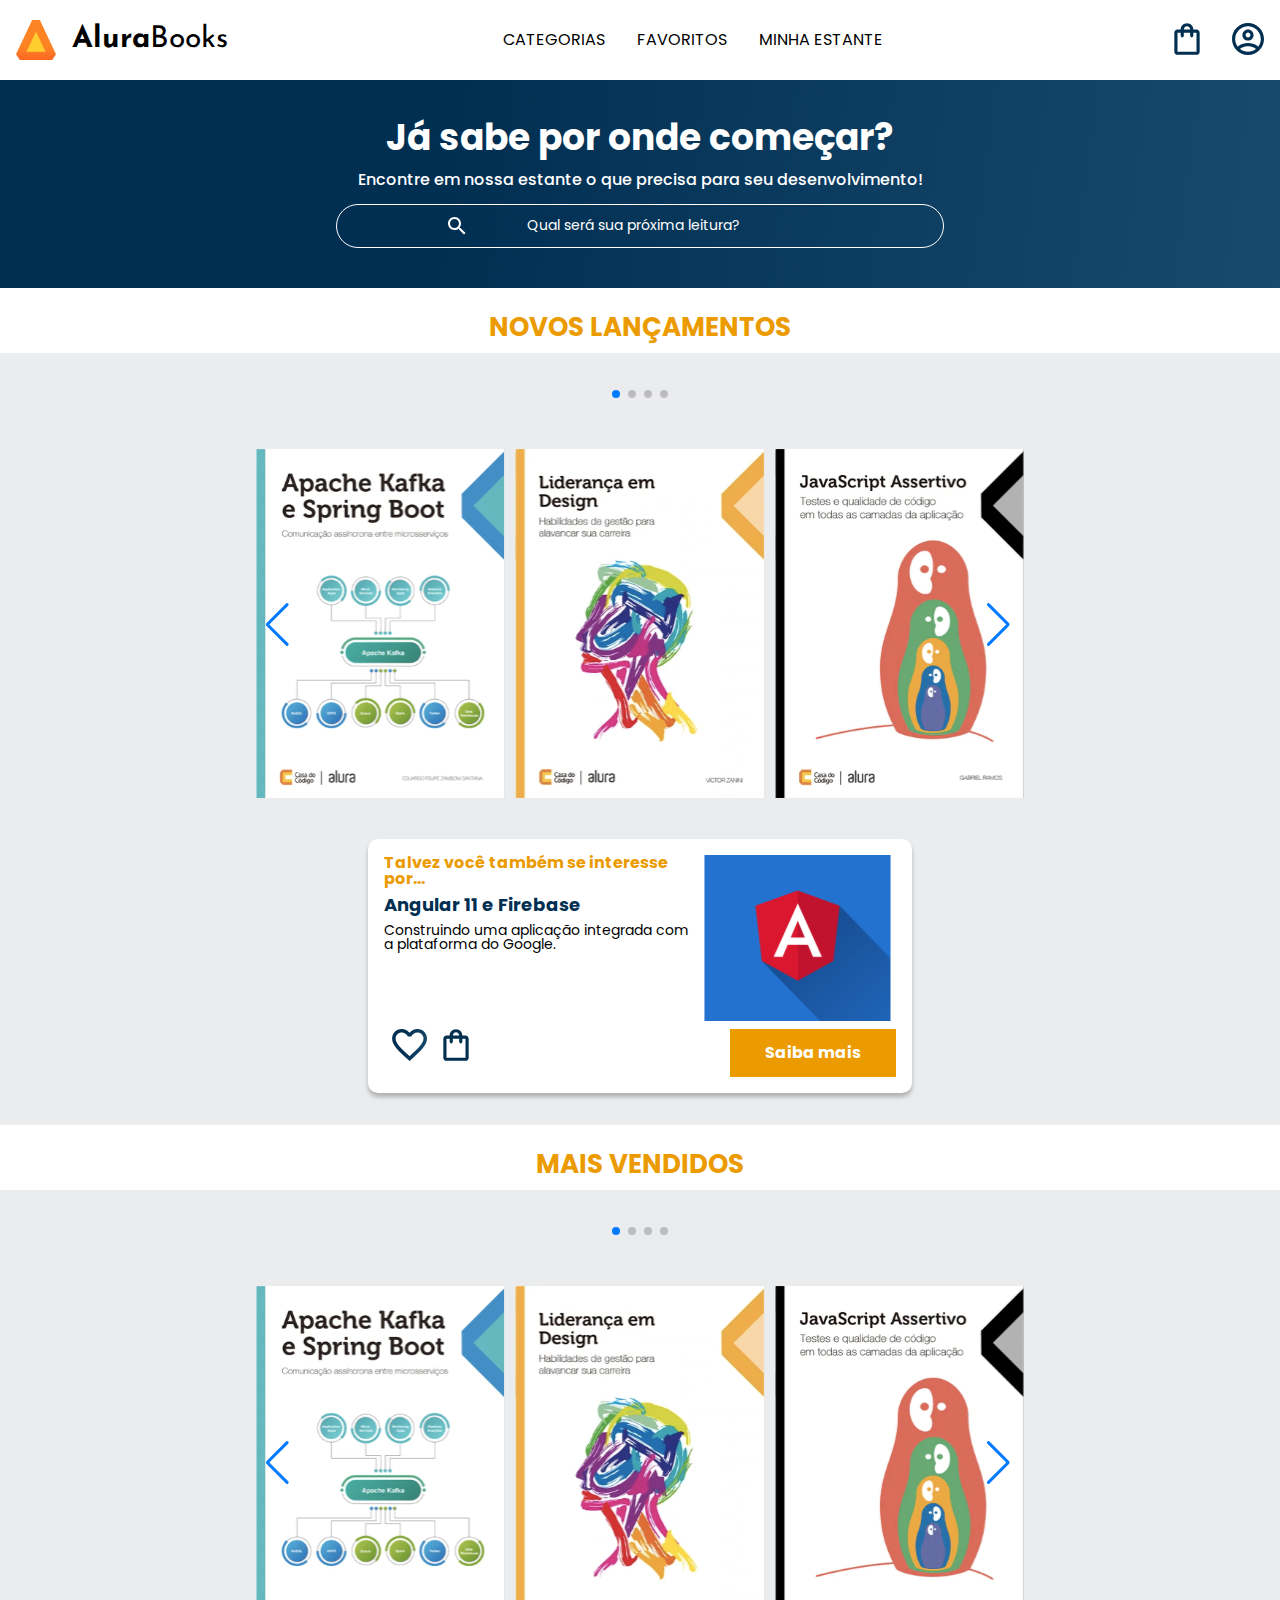
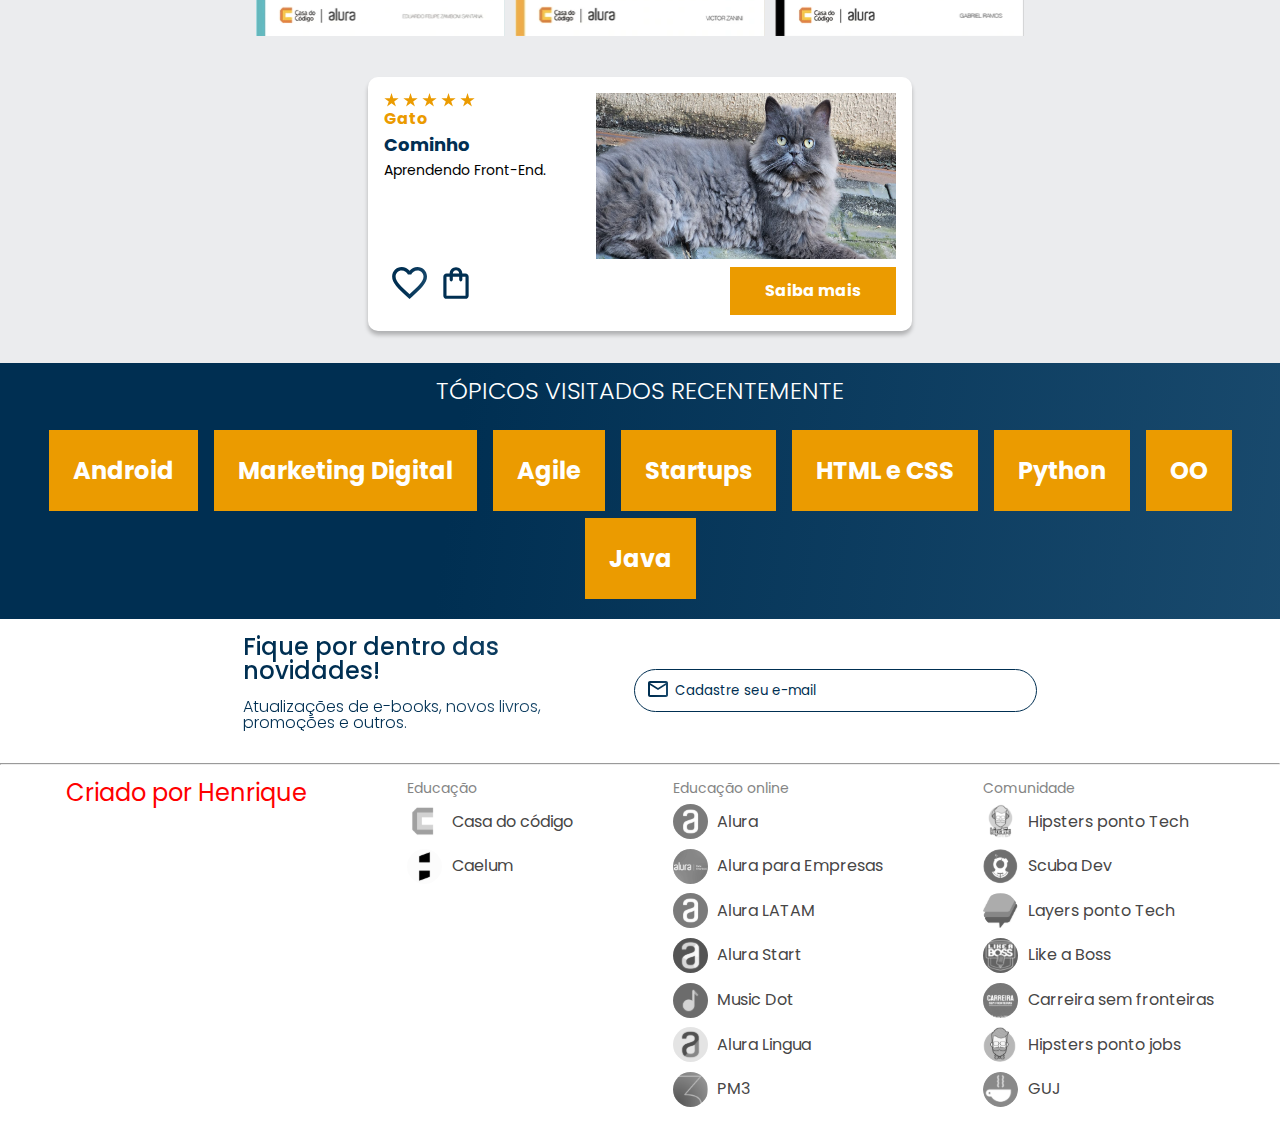
<file: index.html>
<!DOCTYPE html>
<html>

<head>
    <meta charset="UTF-8">
    <meta name="viewport" content="width=device-width, initial-scale=1.0">
    <meta name="author" content="Henrique S.C.">
    <title>AluraBooks</title>
    <link rel="stylesheet" href="reset.css">
    <link rel="preconnect" href="https://fonts.googleapis.com">
    <link rel="preconnect" href="https://fonts.gstatic.com" crossorigin>
    <link href="https://fonts.googleapis.com/css2?family=Poppins:wght@300;400;500;700&display=swap" rel="stylesheet">
    <link rel="stylesheet" href="https://unpkg.com/swiper@8/swiper-bundle.min.css" />
    <link href="https://fonts.googleapis.com/css2?family=Josefin+Sans:wght@400;700&display=swap" rel="stylesheet">
    <link rel="stylesheet" href="styles.css">
    
</head>

<body>
    <header class="cabeçalho">
        <div class="container">
            <input type="checkbox" id="menu" class="container__botao">
            <label for="menu" class="container__rótulo">
                <span class="cabeçalho__menu-hamburguer container__imagem"></span>
            </label>
            <ul class="lista-menu">
                <li class="lista-menu__titulo">Categorias</li>
                <li class="lista-menu__item">
                    <a href="#" class="lista-menu__link">Programação</a>
                </li>
                <li class="lista-menu__item">
                    <a href="#" class="lista-menu__link">Front-end</a>
                </li>
                <li class="lista-menu__item">
                    <a href="#" class="lista-menu__link">Infraestrutura</a>
                </li>
                <li class="lista-menu__item">
                    <a href="#" class="lista-menu__link">Business</a>
                </li>
                <li class="lista-menu__item">
                    <a href="#" class="lista-menu__link">Design & UX</a>
                </li>
            </ul>
            <img src="img/Logo.svg" alt="Logo da Alurabooks" class="container__imagem">
            <h1 class="container__titulo"><b class="container__titulo--negrito">Alura</b>Books</h1>
        </div>

        <ul class="opções">
            <input type="checkbox" id="opções-menu" class="opções__botão">
            <label for="opções-menu" class="opções__rótulo">
                <li class="opções__item">Categorias</li>
            </label>

            <ul class="lista-menu">
                <li class="lista-menu__item">
                    <a href="#" class="lista-menu__link">Programação</a>
                </li>
                <li class="lista-menu__item">
                    <a href="#" class="lista-menu__link">Front-end</a>
                </li>
                <li class="lista-menu__item">
                    <a href="#" class="lista-menu__link">Infraestrutura</a>
                </li>
                <li class="lista-menu__item">
                    <a href="#" class="lista-menu__link">Business</a>
                </li>
                <li class="lista-menu__item">
                    <a href="#" class="lista-menu__link">Design & UX</a>
                </li>
            </ul>

            <li class="opções__item"><a href="#" class="opções__link">Favoritos</a></li>
            <li class="opções__item"><a href="#" class="opções__link">Minha estante</a></li>
        </ul>

        <div class="container">
            <a href="#"><img src="img/Favoritos.svg" alt="Meus favoritos"
                    class="container__imagem container__imagem-transparente"></a>
            <a href="#" class="container__link"> 
                <img src="img/Compras.svg" alt="Carrinhos de compras" class="container__imagem">
                <p class="container__texto">Minha Sacola</p>
            </a>
            <a href="#" class="container__link">
                <img src="img/Usuario.svg" alt="Meu perfil" class="container__imagem">
                <p class="container__texto">Meu Perfil</p>
            </a>
        </div>
    </header>
    <section class="banner">
        <h2 class="banner__titulo">Já sabe por onde começar?</h2>
        <p class="banner__texto">Encontre em nossa estante o que precisa para seu desenvolvimento!</p>
        <input type="search" class="banner__pesquisa" placeholder="Qual será sua próxima leitura?">
    </section>
    <section class="carrossel">
        <h2 class="carrossel__titulo">Novos lançamentos</h2>
        <!-- Slider main container -->
    <div class="carrossel__container">
        <div class="swiper">
            <!-- Additional required wrapper -->
            <!-- If we need pagination -->
            <div class="swiper-pagination"></div>

            <div class="swiper-wrapper">
                <!-- Slides -->
                <div class="swiper-slide"><img src="img/ApacheKafka.svg"
                        alt="Livro sobre apache kafka e spring boot da alura books"></div>
                <div class="swiper-slide"><img src="img/Liderança.svg"
                        alt="Livro sobre liderança em design da alura books"></div>
                <div class="swiper-slide"><img src="img/Javascript.svg"
                        alt="Livro sobre javascript assertivo da alurabooks"></div>
                <div class="swiper-slide"><img src="img/Guia Front-end.svg" alt="Livro Guia front end"></div>
                <div class="swiper-slide"><img src="img/Portugol.svg" alt="Livro sobre portugol"></div>
                <div class="swiper-slide"><img src="img/Acessibilidade.svg" alt="livro sobre acessibilidade"></div>
            </div>

            <!-- If we need navigation buttons -->
            <div class="swiper-button-prev"></div>
            <div class="swiper-button-next"></div>
        </div>

        <div class="card">
            <!-- 1º linha -->
            <div class="card__descrição">
                <!-- 1º coluna -->
                <div class="descrição">
                    <h3 class="descrição__titulo">Talvez você também se interesse por...</h3>
                    <h2 class="descrição__titulo-livro">Angular 11 e Firebase</h2>
                    <p class="descrição__texto">Construindo uma aplicação integrada com a plataforma do Google.</p>
                </div>
                <!-- 2º coluna -->
                <img src="img/Angular.svg" class="descrição__imagem">
            </div>

            <!-- 2º linha -->
            <div class="card__botões">
                <!-- 1º coluna -->
                <ul class="botões">
                    <li class="botões__item"><img src="img/Favoritos.svg" alt="Favoritar livro"></li>
                    <li class="botões__item"><img src="img/Compras.svg" alt="Adicionar no carrinho de compras"></li>
                </ul>
                <!-- 2º coluna -->
                <a href="#" class="botões__ancora">Saiba mais</a>
            </div>
        </div>
    </div>   
    </section>

    <section class="carrossel">
        <h2 class="carrossel__titulo">Mais vendidos</h2>
        <!-- Slider main container -->
    <div class="carrossel__container">
        <div class="swiper">
            <!-- Additional required wrapper -->
            <!-- If we need pagination -->
            <div class="swiper-pagination"></div>

            <div class="swiper-wrapper">
                <!-- Slides -->
                <div class="swiper-slide"><img src="img/ApacheKafka.svg"
                        alt="Livro sobre apache kafka e spring boot da alura books"></div>
                <div class="swiper-slide"><img src="img/Liderança.svg"
                        alt="Livro sobre liderança em design da alura books"></div>
                <div class="swiper-slide"><img src="img/Javascript.svg"
                        alt="Livro sobre javascript assertivo da alurabooks"></div>
                <div class="swiper-slide"><img src="img/Guia Front-end.svg" alt="Livro Guia front end"></div>
                <div class="swiper-slide"><img src="img/Portugol.svg" alt="Livro sobre portugol"></div>
                <div class="swiper-slide"><img src="img/Acessibilidade.svg" alt="livro sobre acessibilidade"></div>
            </div>

            <!-- If we need navigation buttons -->
            <div class="swiper-button-prev"></div>
            <div class="swiper-button-next"></div>
        </div>

        <div class="card">
            <!-- 1º linha -->
            <div class="card__descrição">
                <!-- 1º coluna -->
                <div class="descrição">
                    <img src="img/Estrelinhas.svg" alt="Avaliação 5 estrelas">
                    <h3 class="descrição__titulo">Gato</h3>
                    <h2 class="descrição__titulo-livro">Cominho</h2>
                    <p class="descrição__texto">Aprendendo Front-End.
                    </p>
                </div>
                <!-- 2º coluna -->
                <img src="img/Horizontal.jpeg" class="descrição__imagem">
            </div>

            <!-- 2º linha -->
            <div class="card__botões">
                <!-- 1º coluna -->
                <ul class="botões">
                    <li class="botões__item"><img src="img/Favoritos.svg" alt="Favoritar livro"></li>
                    <li class="botões__item"><img src="img/Compras.svg" alt="Adicionar no carrinho de compras"></li>
                </ul>
                <!-- 2º coluna -->
                <a href="#" class="botões__ancora">Saiba mais</a>
            </div>
        </div>
    </div>
    </section>

    <section class="tópicos">
        <h2 class="tópicos__titulo">TÓPICOS VISITADOS RECENTEMENTE</h2>
        <ul class="tópicos__lista">
            <li class="tópicos__item">
                <a href="#" class="tópicos__link">Android</a>
            </li>
            <li class="tópicos__item">
                <a href="#" class="tópicos__link">Marketing Digital</a>
            </li>
            <li class="tópicos__item">
                <a href="#" class="tópicos__link">Agile</a>
            </li>
            <li class="tópicos__item">
                <a href="#" class="tópicos__link">Startups</a>
            </li>
            <li class="tópicos__item">
                <a href="#" class="tópicos__link">HTML e CSS</a>
            </li>
            <li class="tópicos__item">
                <a href="#" class="tópicos__link">Python</a>
            </li>
            <li class="tópicos__item">
                <a href="#" class="tópicos__link">OO</a>
            </li>
            <li class="tópicos__item">
                <a href="#" class="tópicos__link">Java</a>
            </li>
        </ul>
    </section>

    <section class="contato">
        <div class="contato__descrição">
            <h2 class="contato__titulo">Fique por dentro das novidades!</h2>
            <p class="contato__texto">Atualizações de e-books, novos livros, promoções e outros.</p>
        </div>
        <input type="email" placeholder="Cadastre seu e-mail" class="contato__email">
    </section>

    <hr />

    <footer class="rodapé">
        <a href="about.html" class="rodapé__titulo">Criado por Henrique</a>
        <ul class="lista-rodapé">
            <li class="lista-rodapé__titulo">Educação</li>
            <li class="lista-rodapé__item">
                <img src="img/CasaDoCodigo.svg" alt="Logo da casa do código">
                <a href="#" class="lista-rodapé__link">Casa do código</a>
            </li>
            <li class="lista-rodapé__item">
                <img src="img/Caelum.svg" alt="Logo da caelum">
                <a href="#" class="lista-rodapé__link">Caelum</a>
            </li>
        </ul>

        <ul class="lista-rodapé">
            <li class="lista-rodapé__titulo">Educação online</li>
            <li class="lista-rodapé__item">
                <img src="img/Alura.svg" alt="Logo da Alura">
                <a href="#" class="lista-rodapé__link">Alura</a>
            </li>
            <li class="lista-rodapé__item">
                <img src="img/AluraEmpresas.svg" alt="Logo da Alura para Empresas">
                <a href="#" class="lista-rodapé__link">Alura para Empresas</a>
            </li>
            <li class="lista-rodapé__item">
                <img src="img/AluraLATAM.svg" alt="Logo da Alura Latam">
                <a href="#" class="lista-rodapé__link">Alura LATAM</a>
            </li>
            <li class="lista-rodapé__item">
                <img src="img/AluraStart.svg" alt="Logo da Alura START">
                <a href="#" class="lista-rodapé__link">Alura Start</a>
            </li>
            <li class="lista-rodapé__item">
                <img src="img/MusicDot.svg" alt="Logo da Music Dot">
                <a href="#" class="lista-rodapé__link">Music Dot</a>
            </li>
            <li class="lista-rodapé__item">
                <img src="img/AluraLingua.svg" alt="Logo da Alura Lingua">
                <a href="#" class="lista-rodapé__link">Alura Lingua</a>
            </li>
            <li class="lista-rodapé__item">
                <img src="img/PM3.svg" alt="Logo da PM3">
                <a href="#" class="lista-rodapé__link">PM3</a>
            </li>
        </ul>

        <ul class="lista-rodapé">
            <li class="lista-rodapé__titulo">Comunidade</li>
            <li class="lista-rodapé__item">
                <img src="img/HipstersTech.svg" alt="Logo do Hipsters ponto Tech">
                <a href="#" class="lista-rodapé__link">Hipsters ponto Tech</a>
            </li>
            <li class="lista-rodapé__item">
                <img src="img/ScubaDev.svg" alt="Logo do Scuba Dev">
                <a href="#" class="lista-rodapé__link">Scuba Dev</a>
            </li>
            <li class="lista-rodapé__item">
                <img src="img/LayersTech.svg" alt="Logo do Layers ponto Tech">
                <a href="#" class="lista-rodapé__link">Layers ponto Tech</a>
            </li>
            <li class="lista-rodapé__item">
                <img src="img/LikeABoss.svg" alt="Logo do Like a Boss">
                <a href="#" class="lista-rodapé__link">Like a Boss</a>
            </li>
            <li class="lista-rodapé__item">
                <img src="img/CarreiraSemFronteira.svg" alt="Logo do Carreira sem fronteiras">
                <a href="#" class="lista-rodapé__link">Carreira sem fronteiras</a>
            </li>
            <li class="lista-rodapé__item">
                <img src="img/HipstersJobs.svg" alt="Logo do Hipsters ponto jobs">
                <a href="#" class="lista-rodapé__link">Hipsters ponto jobs</a>
            </li>
            <li class="lista-rodapé__item">
                <img src="img/GUJ.svg" alt="Logo do GUJ">
                <a href="#" class="lista-rodapé__link">GUJ</a>
            </li>
        </ul>
    </footer>

    <script src="https://unpkg.com/swiper@8/swiper-bundle.min.js"></script>
    <script>
        const swiper = new Swiper('.swiper', {
            spaceBetween: 10,
            slidesPerView: 3,
            pagination: {
                el: '.swiper-pagination',
                type: 'bullets',
            },
        });
    </script>
</body>

<!--Comos03-->

</html>
</file>
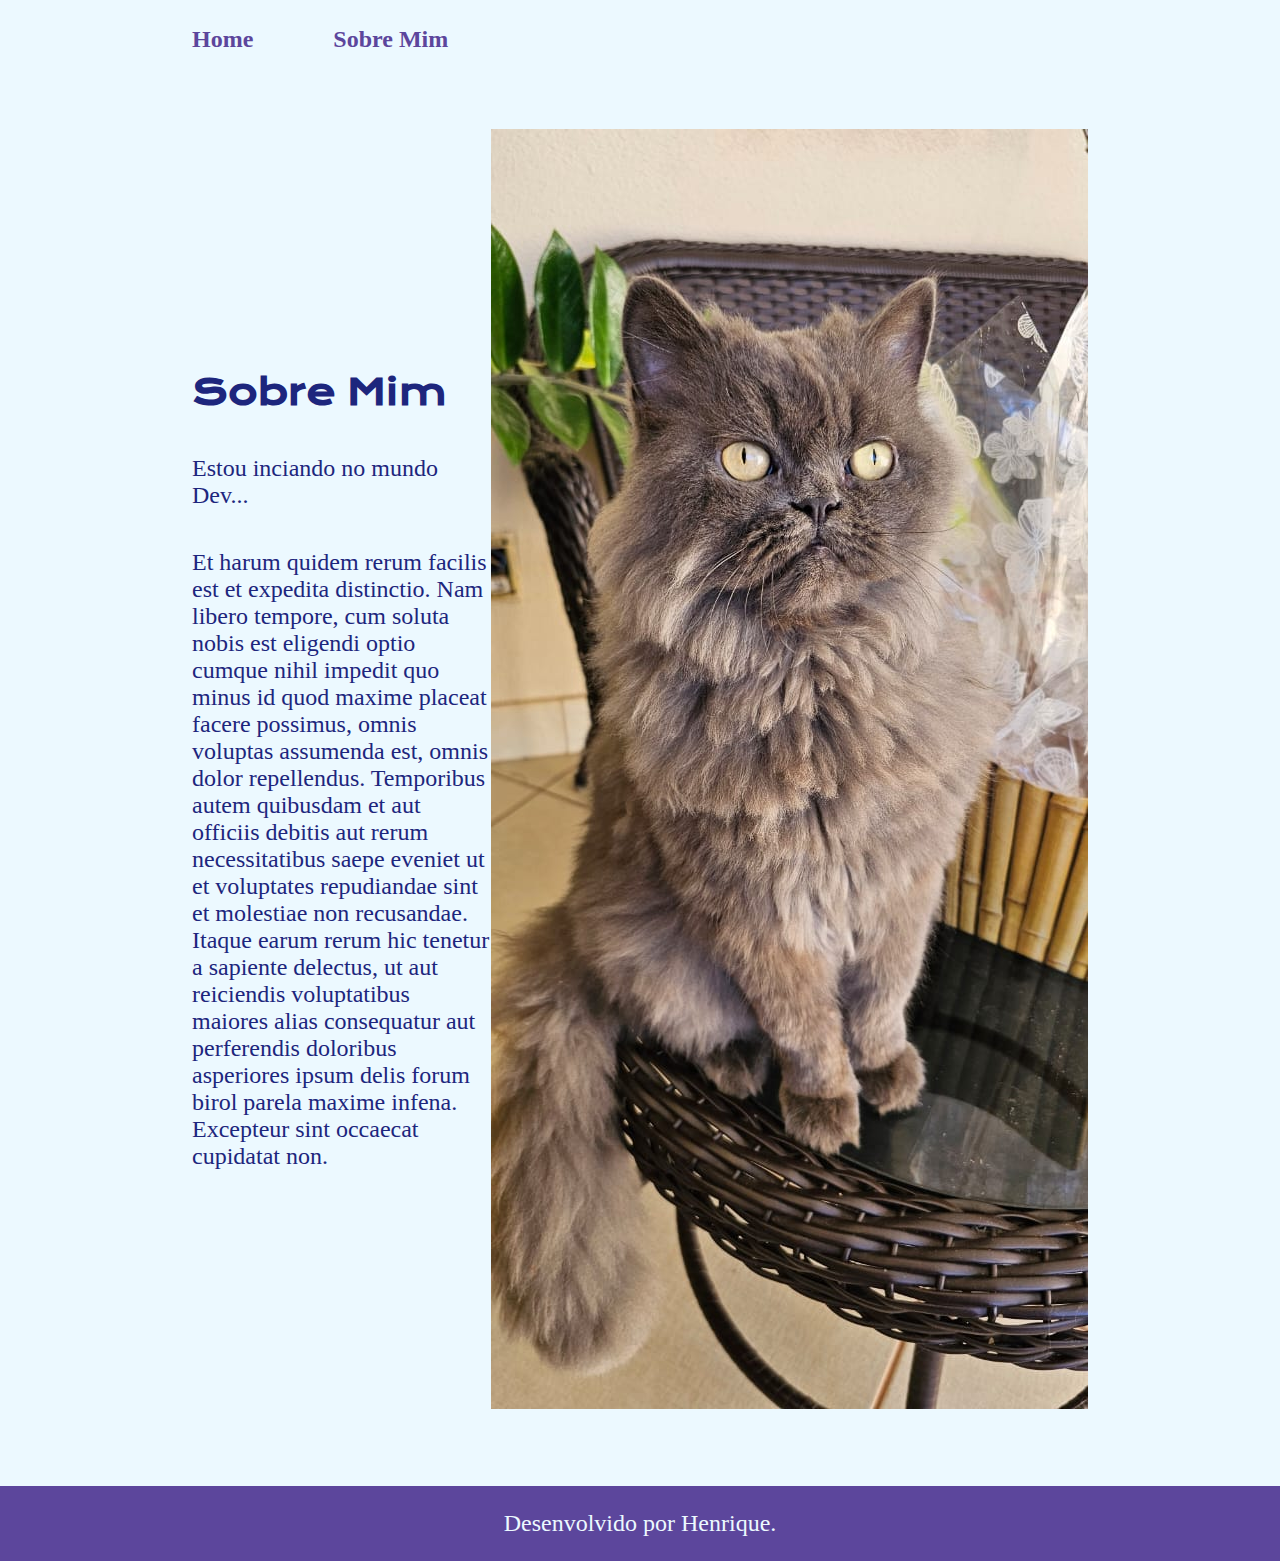
<file: about.html>
<!DOCTYPE html>
<html lang="pt-br">
<head>
    <meta charset="UTF-8">
    <meta http-equiv="X-UA-Compatible" content="IE=edge">
    <meta name="viewport" content="width=device-width, initial-scale=1.0">
    <title>Sobre Mim</title>
    <link rel="stylesheet" href="styles/about.css">
</head>
<body>
    <header class="cabecalho">
        <nav class="cabecalho__menu">
        <a class="cabecalho__menu__link" href="index.html">Home</a>
        <a class="cabecalho__menu__link" href="about.html">Sobre Mim</a>
    </nav>
    </header>
    <main class="apresentacao">
        <section class="apresentacao__conteudo">
            <h1 class="apresentacao__conteudo__titulo" class="apresentacao__conteudo__texto">Sobre Mim</h1>
            <p class="apresentacao__conteudo__texto">Estou inciando no mundo Dev...</p>
            <p class="apresentacao__conteudo__texto">Et harum quidem rerum facilis est et expedita distinctio. Nam libero tempore, cum soluta nobis est eligendi optio cumque nihil impedit quo minus id quod maxime placeat facere possimus, omnis voluptas assumenda est, omnis dolor repellendus. Temporibus autem quibusdam et aut officiis debitis aut rerum necessitatibus saepe eveniet ut et voluptates repudiandae sint et molestiae non recusandae. Itaque earum rerum hic tenetur a sapiente delectus, ut aut reiciendis voluptatibus maiores alias consequatur aut perferendis doloribus asperiores ipsum delis forum birol parela maxime infena. Excepteur sint occaecat cupidatat non.</p>
        </section>
        <img src="img/Cominho-autor.jpeg" alt="Foto do Gato Cominho">
    </main>
    <footer class="rodape">
        <p>Desenvolvido por Henrique.</p>
    </footer>
</body>
</html>
</file>
<file: styles.css>
@import url("styles/header.css");
@import url("styles/banner.css");
@import url("styles/carrossel.css");
@import url("styles/topicos.css");
@import url("styles/contato.css");
@import url("styles/rodapé.css");

:root {
    --cor-de-fundo: #EBECEE;
    --branco: #FFFFFF;
    --laranja: #EB9B00;
    --azul-degrade: linear-gradient(97.54deg, #002F52 35.49%, #326589 165.37%);
    --fonte-principal: "Poppins";
    --azul: #002F52;
    --fonte-secundario: "Josefin Sans";
    --preto: #000000;
    --cinza: #474646;
    --cinza-claro: #858585;
}

body {
    background-color: var(--cor-de-fundo);
    font-family: var(--fonte-principal);
    font-size: 16px;
    font-weight: 400;
}
</file>
<file: styles/about.css>
@import url('https://fonts.googleapis.com/css2?family=Krona+One&family=Montserrat:wght@400;600&display=swap');

:root{
    --cor-primaria: #ECF9FF;
    --cor-secundaria: #1D267D;
    --cor-terciaria:  #5C469C;
    --cor-hover: #D4ADFC;

    --fonte-primaria: 'Krona One', sans-serif;
    --fonte-secundaria: 'Montserrat' sans-serif;
}

*{
    margin: 0;
    padding: 0;
}

body{
    /* height: 100vh; */
    box-sizing: border-box;
    background-color: var(--cor-primaria);
    color: var(--cor-secundaria)
}

.cabecalho{
    padding: 2% 0 0 15%;
}

.cabecalho__menu{
    display: flex;
    gap: 80px;
}


.cabecalho__menu__link{
    font-family: var (--fonte-secundaria);
    font-size: 1.5rem;
    font-weight: 600;
    color: var(--cor-terciaria);
    text-decoration: none;
}

.apresentacao{
    padding: 6% 15%;
    display: flex;
    align-items: center;
    justify-content: space-between;
}
.apresentacao__conteudo{
    width: 50%;
    display: flex;
    flex-direction: column;
    gap: 40px;
}

.apresentacao__conteudo__titulo{
    font-size: 2.25rem;
    font-family: var(--fonte-primaria);
}

.titulo-destaque{
    color: #22D4FD;
}

.apresentacao__conteudo__texto{
    font-size: 1.5rem;
    font-family: var(--fonte-secundaria);
}

.apresentacao__links{
    display: flex;
    flex-direction: column;
    justify-content: space-between;
    align-items: center;
    gap: 32px;
}

.apresentacao__links__subtitulo{
    font-family: var(--fonte-primaria);
    font-weight: 400;
    font-size: 1.5rem;
}

.apresentacao__links__navegacao{
    /* background-color: #22D4FD; */
    display: flex;
    justify-content: center;
    gap: 16px;
    border: 2px solid var(--cor-terciaria);
    width: 50%;
    text-align: center;
    border-radius: 8px;
    font-size: 1.5rem;
    font-weight: 600;
    padding: 21.5px 0;
    text-decoration: none;
    color: var(--cor-secundaria);
    font-family: var(--fonte-secundaria);
}

.apresentacao__links__navegacao:hover {
    background-color: var(--cor-hover);
}

.apresentacao__imagem{
    width: 50%;
}

.rodape{
    color: var(--cor-primaria);
    background-color: var(--cor-terciaria);
    padding: 24px;
    text-align: center;
    font-family: var(--fonte-secundaria);
    font-size: 1.5rem;
    font-weight: 400;
}
</file>
